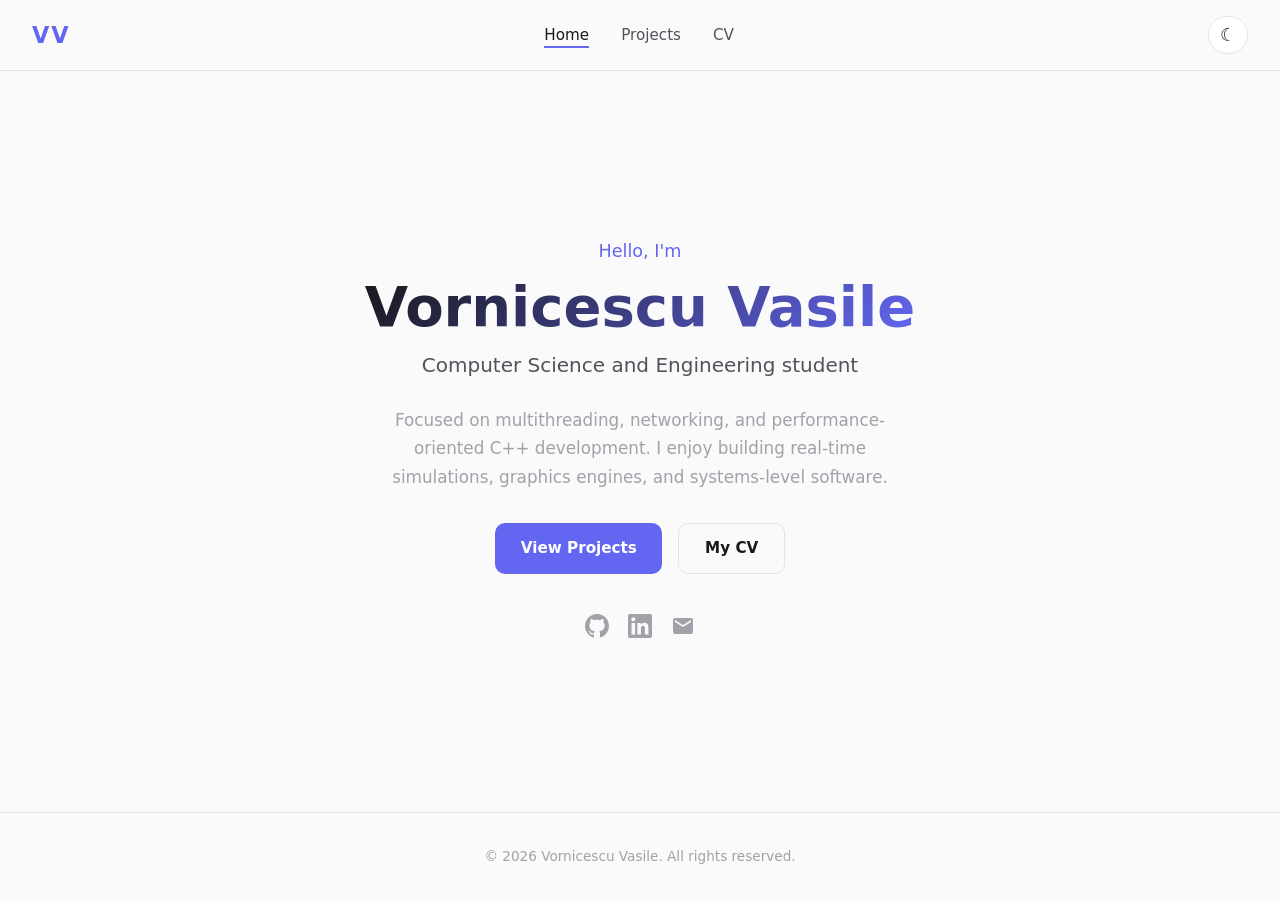
<file: index.html>
<!DOCTYPE html>
<html lang="en" data-theme="dark">
<head>
    <meta charset="UTF-8">
    <meta name="viewport" content="width=device-width, initial-scale=1.0">
    <title>Vornicescu Vasile — Portfolio</title>
    <link rel="stylesheet" href="style.css">
</head>
<body>
    <nav class="navbar">
        <a href="index.html" class="nav-logo">VV</a>
        <ul class="nav-links">
            <li><a href="index.html" class="active">Home</a></li>
            <li><a href="projects.html">Projects</a></li>
            <li><a href="cv.html">CV</a></li>
        </ul>
        <button class="theme-toggle" id="themeToggle" aria-label="Toggle theme">
            <span class="icon-sun">&#9788;</span>
            <span class="icon-moon">&#9790;</span>
        </button>
    </nav>

    <main class="hero">
        <div class="hero-content">
            <p class="hero-greeting">Hello, I'm</p>
            <h1 class="hero-name">Vornicescu Vasile</h1>
            <p class="hero-tagline">Computer Science and Engineering student</p>
            <p class="hero-description">
                Focused on multithreading, networking, and performance-oriented
                C++ development. I enjoy building real-time simulations, graphics
                engines, and systems-level software.
            </p>
            <div class="hero-cta">
                <a href="projects.html" class="btn btn-primary">View Projects</a>
                <a href="cv.html" class="btn btn-secondary">My CV</a>
            </div>
            <div class="social-links">
                <a href="https://github.com/vorni22" target="_blank" rel="noopener" aria-label="GitHub">
                    <svg width="24" height="24" viewBox="0 0 24 24" fill="currentColor">
                        <path d="M12 0C5.37 0 0 5.37 0 12c0 5.31 3.435 9.795 8.205 11.385.6.105.825-.255.825-.57 0-.285-.015-1.23-.015-2.235-3.015.555-3.795-.735-4.035-1.41-.135-.345-.72-1.41-1.23-1.695-.42-.225-1.02-.78-.015-.795.945-.015 1.62.87 1.845 1.23 1.08 1.815 2.805 1.305 3.495.99.105-.78.42-1.305.765-1.605-2.67-.3-5.46-1.335-5.46-5.925 0-1.305.465-2.385 1.23-3.225-.12-.3-.54-1.53.12-3.18 0 0 1.005-.315 3.3 1.23.96-.27 1.98-.405 3-.405s2.04.135 3 .405c2.295-1.56 3.3-1.23 3.3-1.23.66 1.65.24 2.88.12 3.18.765.84 1.23 1.905 1.23 3.225 0 4.605-2.805 5.625-5.475 5.925.435.375.81 1.095.81 2.22 0 1.605-.015 2.895-.015 3.3 0 .315.225.69.825.57A12.02 12.02 0 0024 12c0-6.63-5.37-12-12-12z"/>
                    </svg>
                </a>
                <a href="https://www.linkedin.com/in/vornicescu-vasile-5792b4311/" target="_blank" rel="noopener" aria-label="LinkedIn">
                    <svg width="24" height="24" viewBox="0 0 24 24" fill="currentColor">
                        <path d="M20.447 20.452h-3.554v-5.569c0-1.328-.027-3.037-1.852-3.037-1.853 0-2.136 1.445-2.136 2.939v5.667H9.351V9h3.414v1.561h.046c.477-.9 1.637-1.85 3.37-1.85 3.601 0 4.267 2.37 4.267 5.455v6.286zM5.337 7.433a2.062 2.062 0 01-2.063-2.065 2.064 2.064 0 112.063 2.065zm1.782 13.019H3.555V9h3.564v11.452zM22.225 0H1.771C.792 0 0 .774 0 1.729v20.542C0 23.227.792 24 1.771 24h20.451C23.2 24 24 23.227 24 22.271V1.729C24 .774 23.2 0 22.222 0h.003z"/>
                    </svg>
                </a>
                <a href="mailto:vornicescu22@gmail.com" aria-label="Email">
                    <svg width="24" height="24" viewBox="0 0 24 24" fill="currentColor">
                        <path d="M20 4H4c-1.1 0-2 .9-2 2v12c0 1.1.9 2 2 2h16c1.1 0 2-.9 2-2V6c0-1.1-.9-2-2-2zm0 4l-8 5-8-5V6l8 5 8-5v2z"/>
                    </svg>
                </a>
            </div>
        </div>
    </main>

    <footer class="footer">
        <p>&copy; 2026 Vornicescu Vasile. All rights reserved.</p>
    </footer>

    <script src="main.js"></script>
</body>
</html>
</file>
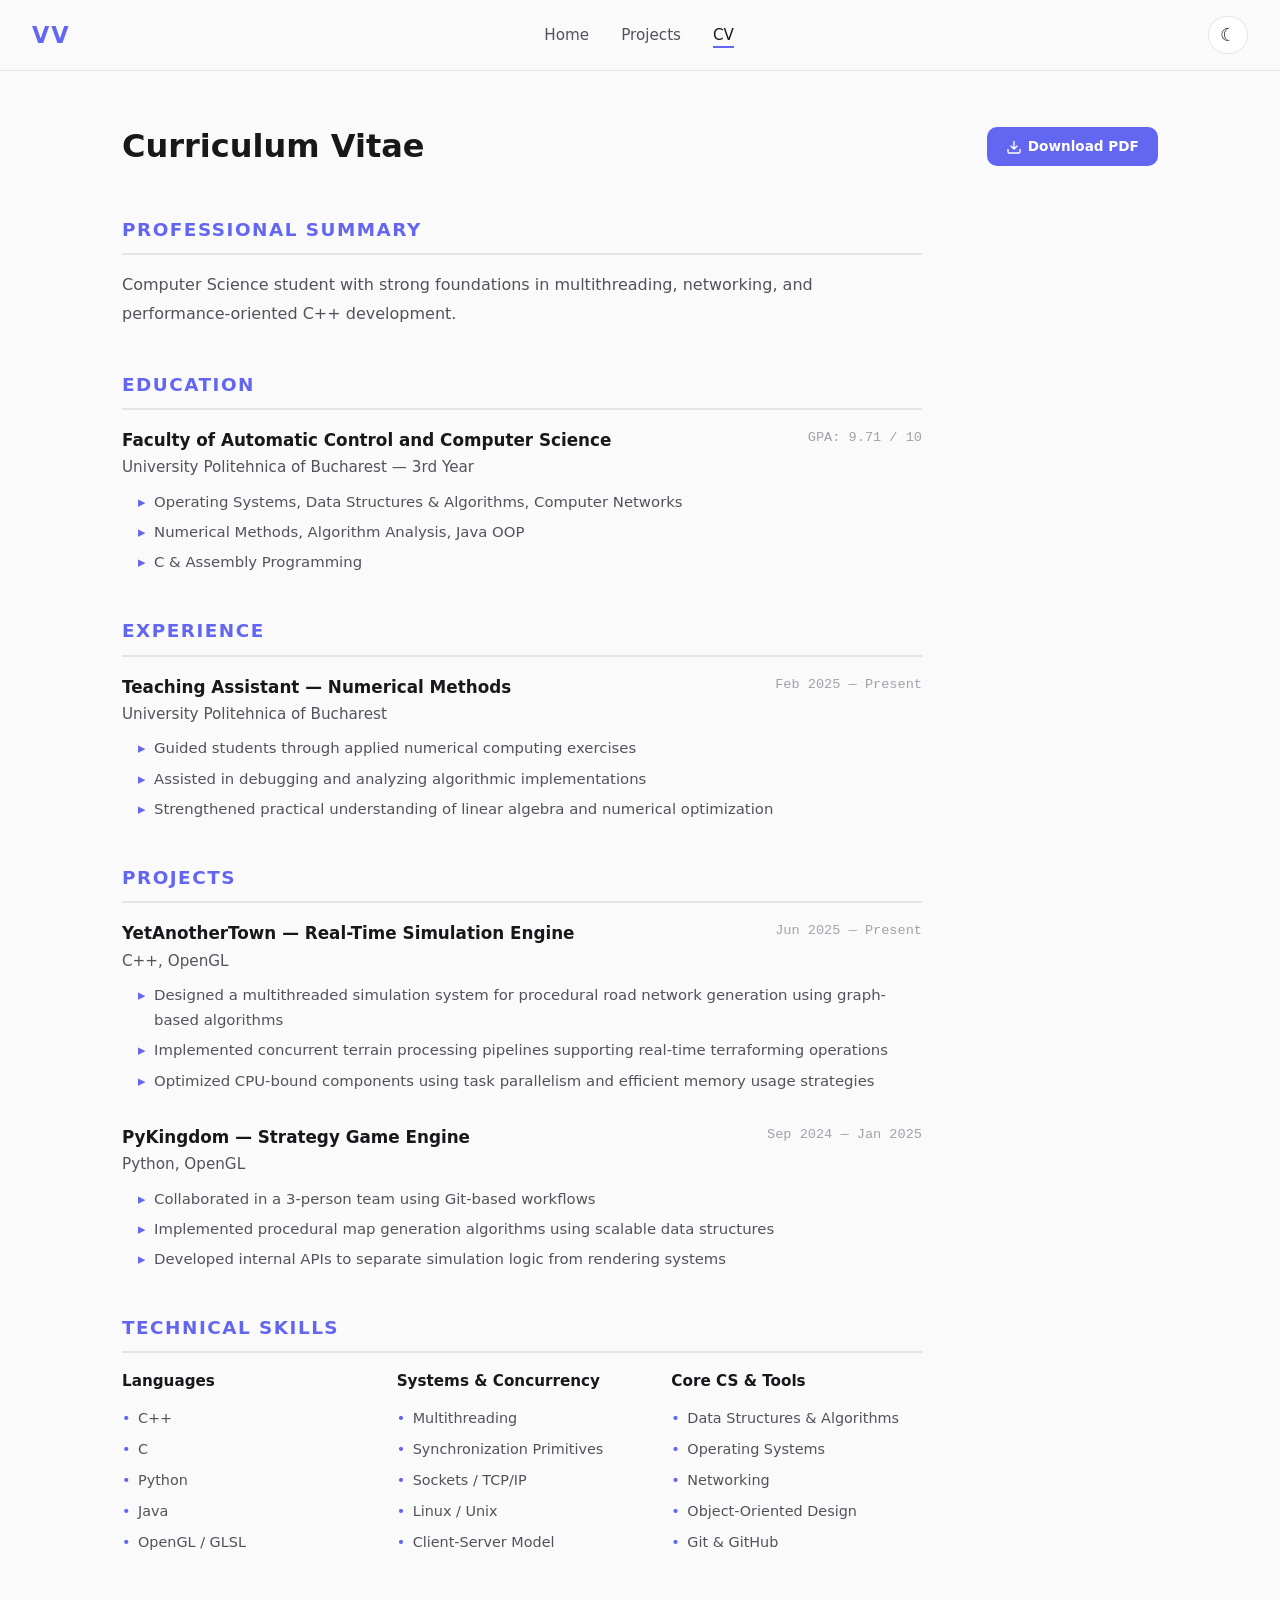
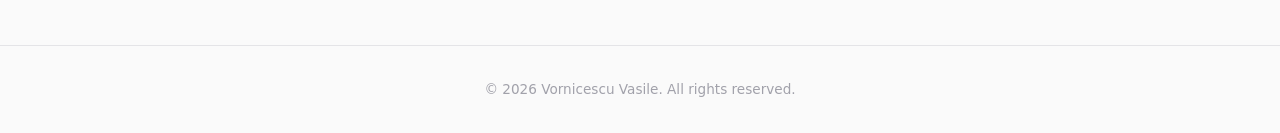
<file: cv.html>
<!DOCTYPE html>
<html lang="en" data-theme="dark">
<head>
    <meta charset="UTF-8">
    <meta name="viewport" content="width=device-width, initial-scale=1.0">
    <title>CV — Vornicescu Vasile</title>
    <link rel="stylesheet" href="style.css">
</head>
<body>
    <nav class="navbar">
        <a href="index.html" class="nav-logo">VV</a>
        <ul class="nav-links">
            <li><a href="index.html">Home</a></li>
            <li><a href="projects.html">Projects</a></li>
            <li><a href="cv.html" class="active">CV</a></li>
        </ul>
        <button class="theme-toggle" id="themeToggle" aria-label="Toggle theme">
            <span class="icon-sun">&#9788;</span>
            <span class="icon-moon">&#9790;</span>
        </button>
    </nav>

    <main class="page-content cv-page">
        <div class="cv-header">
            <h1 class="page-title">Curriculum Vitae</h1>
            <a href="VornicescuVasileCV.pdf" class="btn btn-primary btn-sm" download>
                <svg width="16" height="16" viewBox="0 0 24 24" fill="none" stroke="currentColor" stroke-width="2" style="vertical-align: middle; margin-right: 6px;">
                    <path d="M21 15v4a2 2 0 01-2 2H5a2 2 0 01-2-2v-4M7 10l5 5 5-5M12 15V3"/>
                </svg>
                Download PDF
            </a>
        </div>

        <div class="cv-content">

            <!-- Professional Summary -->
            <section class="cv-section">
                <h2 class="cv-section-title">Professional Summary</h2>
                <div class="cv-section-body">
                    <p>
                        Computer Science student with strong foundations in multithreading,
                        networking, and performance-oriented C++ development.
                    </p>
                </div>
            </section>

            <!-- Education -->
            <section class="cv-section">
                <h2 class="cv-section-title">Education</h2>
                <div class="cv-section-body">
                    <div class="cv-entry">
                        <div class="cv-entry-header">
                            <div>
                                <h3 class="cv-entry-title">Faculty of Automatic Control and Computer Science</h3>
                                <p class="cv-entry-org">University Politehnica of Bucharest — 3rd Year</p>
                            </div>
                            <span class="cv-entry-date">GPA: 9.71 / 10</span>
                        </div>
                        <ul class="cv-entry-details">
                            <li>Operating Systems, Data Structures &amp; Algorithms, Computer Networks</li>
                            <li>Numerical Methods, Algorithm Analysis, Java OOP</li>
                            <li>C &amp; Assembly Programming</li>
                        </ul>
                    </div>
                </div>
            </section>

            <!-- Experience -->
            <section class="cv-section">
                <h2 class="cv-section-title">Experience</h2>
                <div class="cv-section-body">

                    <div class="cv-entry">
                        <div class="cv-entry-header">
                            <div>
                                <h3 class="cv-entry-title">Teaching Assistant — Numerical Methods</h3>
                                <p class="cv-entry-org">University Politehnica of Bucharest</p>
                            </div>
                            <span class="cv-entry-date">Feb 2025 — Present</span>
                        </div>
                        <ul class="cv-entry-details">
                            <li>Guided students through applied numerical computing exercises</li>
                            <li>Assisted in debugging and analyzing algorithmic implementations</li>
                            <li>Strengthened practical understanding of linear algebra and numerical optimization</li>
                        </ul>
                    </div>

                </div>
            </section>

            <!-- Projects -->
            <section class="cv-section">
                <h2 class="cv-section-title">Projects</h2>
                <div class="cv-section-body">

                    <div class="cv-entry">
                        <div class="cv-entry-header">
                            <div>
                                <h3 class="cv-entry-title">YetAnotherTown — Real-Time Simulation Engine</h3>
                                <p class="cv-entry-org">C++, OpenGL</p>
                            </div>
                            <span class="cv-entry-date">Jun 2025 — Present</span>
                        </div>
                        <ul class="cv-entry-details">
                            <li>Designed a multithreaded simulation system for procedural road network generation using graph-based algorithms</li>
                            <li>Implemented concurrent terrain processing pipelines supporting real-time terraforming operations</li>
                            <li>Optimized CPU-bound components using task parallelism and efficient memory usage strategies</li>
                        </ul>
                    </div>

                    <div class="cv-entry">
                        <div class="cv-entry-header">
                            <div>
                                <h3 class="cv-entry-title">PyKingdom — Strategy Game Engine</h3>
                                <p class="cv-entry-org">Python, OpenGL</p>
                            </div>
                            <span class="cv-entry-date">Sep 2024 — Jan 2025</span>
                        </div>
                        <ul class="cv-entry-details">
                            <li>Collaborated in a 3-person team using Git-based workflows</li>
                            <li>Implemented procedural map generation algorithms using scalable data structures</li>
                            <li>Developed internal APIs to separate simulation logic from rendering systems</li>
                        </ul>
                    </div>

                </div>
            </section>

            <!-- Technical Skills -->
            <section class="cv-section">
                <h2 class="cv-section-title">Technical Skills</h2>
                <div class="cv-section-body">
                    <div class="skills-grid">
                        <div class="skill-category">
                            <h3>Languages</h3>
                            <ul class="skill-list">
                                <li>C++</li>
                                <li>C</li>
                                <li>Python</li>
                                <li>Java</li>
                                <li>OpenGL / GLSL</li>
                            </ul>
                        </div>
                        <div class="skill-category">
                            <h3>Systems &amp; Concurrency</h3>
                            <ul class="skill-list">
                                <li>Multithreading</li>
                                <li>Synchronization Primitives</li>
                                <li>Sockets / TCP/IP</li>
                                <li>Linux / Unix</li>
                                <li>Client-Server Model</li>
                            </ul>
                        </div>
                        <div class="skill-category">
                            <h3>Core CS &amp; Tools</h3>
                            <ul class="skill-list">
                                <li>Data Structures &amp; Algorithms</li>
                                <li>Operating Systems</li>
                                <li>Networking</li>
                                <li>Object-Oriented Design</li>
                                <li>Git &amp; GitHub</li>
                            </ul>
                        </div>
                    </div>
                </div>
            </section>

        </div>
    </main>

    <footer class="footer">
        <p>&copy; 2026 Vornicescu Vasile. All rights reserved.</p>
    </footer>

    <script src="main.js"></script>
</body>
</html>
</file>
<file: style.css>
/* ===== CSS Custom Properties (Theme Tokens) ===== */
:root {
    /* Shared */
    --font-sans: 'Segoe UI', system-ui, -apple-system, sans-serif;
    --font-mono: 'Cascadia Code', 'Fira Code', 'Consolas', monospace;
    --max-width: 1100px;
    --radius: 10px;
    --transition: 0.3s ease;
}

/* ---------- Dark Theme (default) ---------- */
[data-theme="dark"] {
    --bg-primary: #0a0a0f;
    --bg-secondary: #12121a;
    --bg-card: #16161f;
    --bg-card-hover: #1e1e2a;
    --text-primary: #e4e4e7;
    --text-secondary: #a1a1aa;
    --text-muted: #71717a;
    --accent: #818cf8;
    --accent-hover: #6366f1;
    --accent-subtle: rgba(129, 140, 248, 0.1);
    --border: #27272a;
    --border-hover: #3f3f46;
    --shadow: 0 4px 24px rgba(0, 0, 0, 0.4);
    --nav-bg: rgba(10, 10, 15, 0.85);
}

/* ---------- Light Theme ---------- */
[data-theme="light"] {
    --bg-primary: #fafafa;
    --bg-secondary: #f4f4f5;
    --bg-card: #ffffff;
    --bg-card-hover: #f9f9fb;
    --text-primary: #18181b;
    --text-secondary: #52525b;
    --text-muted: #a1a1aa;
    --accent: #6366f1;
    --accent-hover: #4f46e5;
    --accent-subtle: rgba(99, 102, 241, 0.08);
    --border: #e4e4e7;
    --border-hover: #d4d4d8;
    --shadow: 0 4px 24px rgba(0, 0, 0, 0.06);
    --nav-bg: rgba(250, 250, 250, 0.85);
}

/* ===== Reset & Base ===== */
*, *::before, *::after {
    margin: 0;
    padding: 0;
    box-sizing: border-box;
}

html {
    scroll-behavior: smooth;
}

body {
    font-family: var(--font-sans);
    background: var(--bg-primary);
    color: var(--text-primary);
    line-height: 1.7;
    transition: background var(--transition), color var(--transition);
    min-height: 100vh;
    display: flex;
    flex-direction: column;
}

a {
    color: var(--accent);
    text-decoration: none;
    transition: color var(--transition);
}

a:hover {
    color: var(--accent-hover);
}

/* ===== Navbar ===== */
.navbar {
    position: sticky;
    top: 0;
    z-index: 100;
    display: flex;
    align-items: center;
    justify-content: space-between;
    padding: 1rem 2rem;
    background: var(--nav-bg);
    backdrop-filter: blur(12px);
    border-bottom: 1px solid var(--border);
    transition: background var(--transition), border-color var(--transition);
}

.nav-logo {
    font-size: 1.4rem;
    font-weight: 700;
    color: var(--accent);
    letter-spacing: 2px;
}

.nav-logo:hover {
    color: var(--accent-hover);
}

.nav-links {
    display: flex;
    list-style: none;
    gap: 2rem;
}

.nav-links a {
    color: var(--text-secondary);
    font-weight: 500;
    font-size: 0.95rem;
    position: relative;
    padding-bottom: 4px;
}

.nav-links a::after {
    content: '';
    position: absolute;
    bottom: 0;
    left: 0;
    width: 0;
    height: 2px;
    background: var(--accent);
    transition: width var(--transition);
}

.nav-links a:hover,
.nav-links a.active {
    color: var(--text-primary);
}

.nav-links a:hover::after,
.nav-links a.active::after {
    width: 100%;
}

/* Theme Toggle */
.theme-toggle {
    background: var(--bg-card);
    border: 1px solid var(--border);
    border-radius: 50px;
    cursor: pointer;
    padding: 0.45rem 0.7rem;
    font-size: 1.15rem;
    color: var(--text-primary);
    transition: background var(--transition), border-color var(--transition);
    display: flex;
    align-items: center;
}

.theme-toggle:hover {
    border-color: var(--accent);
    background: var(--accent-subtle);
}

[data-theme="dark"] .icon-sun { display: inline; }
[data-theme="dark"] .icon-moon { display: none; }
[data-theme="light"] .icon-sun { display: none; }
[data-theme="light"] .icon-moon { display: inline; }

/* ===== Hero Section (Home) ===== */
.hero {
    flex: 1;
    display: flex;
    align-items: center;
    justify-content: center;
    padding: 4rem 2rem;
}

.hero-content {
    max-width: 640px;
    text-align: center;
}

.hero-greeting {
    font-size: 1.1rem;
    color: var(--accent);
    font-weight: 500;
    margin-bottom: 0.5rem;
}

.hero-name {
    font-size: clamp(2.2rem, 5vw, 3.5rem);
    font-weight: 800;
    line-height: 1.15;
    margin-bottom: 0.5rem;
    background: linear-gradient(135deg, var(--text-primary) 0%, var(--accent) 100%);
    -webkit-background-clip: text;
    -webkit-text-fill-color: transparent;
    background-clip: text;
}

.hero-tagline {
    font-size: 1.25rem;
    color: var(--text-secondary);
    margin-bottom: 1.5rem;
}

.hero-description {
    color: var(--text-muted);
    font-size: 1.05rem;
    margin-bottom: 2rem;
    max-width: 500px;
    margin-left: auto;
    margin-right: auto;
}

.hero-cta {
    display: flex;
    gap: 1rem;
    justify-content: center;
    margin-bottom: 2.5rem;
}

/* Buttons */
.btn {
    display: inline-flex;
    align-items: center;
    padding: 0.7rem 1.6rem;
    border-radius: var(--radius);
    font-weight: 600;
    font-size: 0.95rem;
    transition: all var(--transition);
    cursor: pointer;
    border: none;
}

.btn-primary {
    background: var(--accent);
    color: #fff;
}

.btn-primary:hover {
    background: var(--accent-hover);
    color: #fff;
    transform: translateY(-2px);
    box-shadow: 0 4px 16px rgba(99, 102, 241, 0.3);
}

.btn-secondary {
    background: transparent;
    color: var(--text-primary);
    border: 1px solid var(--border);
}

.btn-secondary:hover {
    border-color: var(--accent);
    color: var(--accent);
    transform: translateY(-2px);
}

.btn-sm {
    padding: 0.5rem 1.2rem;
    font-size: 0.85rem;
}

/* Social Links */
.social-links {
    display: flex;
    gap: 1.2rem;
    justify-content: center;
}

.social-links a {
    color: var(--text-muted);
    transition: color var(--transition), transform var(--transition);
}

.social-links a:hover {
    color: var(--accent);
    transform: translateY(-3px);
}

/* ===== Page Content (Projects & CV) ===== */
.page-content {
    flex: 1;
    max-width: var(--max-width);
    margin: 0 auto;
    padding: 3rem 2rem;
    width: 100%;
}

.page-title {
    font-size: 2rem;
    font-weight: 800;
    margin-bottom: 0.5rem;
}

.page-subtitle {
    color: var(--text-muted);
    font-size: 1.05rem;
    margin-bottom: 2.5rem;
}

/* ===== Projects Grid ===== */
.projects-grid {
    display: grid;
    grid-template-columns: repeat(auto-fill, minmax(300px, 1fr));
    gap: 1.5rem;
}

.project-card {
    background: var(--bg-card);
    border: 1px solid var(--border);
    border-radius: var(--radius);
    padding: 1.8rem;
    transition: all var(--transition);
    display: flex;
    flex-direction: column;
}

.project-card:hover {
    background: var(--bg-card-hover);
    border-color: var(--border-hover);
    transform: translateY(-4px);
    box-shadow: var(--shadow);
}

.project-header {
    display: flex;
    justify-content: space-between;
    align-items: flex-start;
    margin-bottom: 1.2rem;
}

.project-icon {
    color: var(--accent);
}

.project-links {
    display: flex;
    gap: 0.8rem;
}

.project-links a {
    color: var(--text-muted);
    transition: color var(--transition);
}

.project-links a:hover {
    color: var(--accent);
}

/* Project Image Carousel */
.project-carousel {
    position: relative;
    width: 100%;
    aspect-ratio: 16 / 9;
    border-radius: 6px;
    overflow: hidden;
    margin-bottom: 1rem;
    background: var(--bg-secondary);
}

.carousel-img {
    position: absolute;
    inset: 0;
    width: 100%;
    height: 100%;
    object-fit: cover;
    opacity: 0;
    transition: opacity 0.6s ease;
}

.carousel-img.active {
    opacity: 1;
}

.carousel-dots {
    position: absolute;
    bottom: 8px;
    left: 50%;
    transform: translateX(-50%);
    display: flex;
    gap: 6px;
}

.carousel-dot {
    width: 8px;
    height: 8px;
    border-radius: 50%;
    background: rgba(255, 255, 255, 0.4);
    border: none;
    padding: 0;
    cursor: pointer;
    transition: background var(--transition), transform var(--transition);
}

.carousel-dot.active {
    background: #fff;
    transform: scale(1.25);
}

.carousel-dot:hover {
    background: rgba(255, 255, 255, 0.8);
}

.project-title {
    font-size: 1.2rem;
    font-weight: 700;
    margin-bottom: 0.6rem;
    color: var(--text-primary);
}

.project-description {
    color: var(--text-secondary);
    font-size: 0.92rem;
    line-height: 1.65;
    flex: 1;
    margin-bottom: 1rem;
}

/* Project Badge */
.project-badge {
    font-size: 0.7rem;
    font-weight: 600;
    text-transform: uppercase;
    letter-spacing: 0.5px;
    background: var(--accent-subtle);
    color: var(--accent);
    padding: 0.15rem 0.5rem;
    border-radius: 50px;
    vertical-align: middle;
    margin-left: 0.4rem;
}

/* Project Contributors */
.project-contributors {
    display: flex;
    align-items: center;
    flex-wrap: wrap;
    gap: 0.3rem;
    margin-bottom: 1rem;
    font-size: 0.82rem;
}

.contributors-label {
    color: var(--text-muted);
    font-weight: 600;
    margin-right: 0.2rem;
}

.project-contributors a {
    color: var(--accent);
    font-weight: 500;
}

.project-contributors a:hover {
    color: var(--accent-hover);
    text-decoration: underline;
}

.contributor-sep {
    color: var(--text-muted);
}

.project-tech {
    display: flex;
    flex-wrap: wrap;
    gap: 0.5rem;
    list-style: none;
}

.project-tech li {
    font-size: 0.78rem;
    font-family: var(--font-mono);
    color: var(--accent);
    background: var(--accent-subtle);
    padding: 0.2rem 0.65rem;
    border-radius: 50px;
}

/* ===== CV Page ===== */
.cv-header {
    display: flex;
    justify-content: space-between;
    align-items: center;
    margin-bottom: 2.5rem;
    flex-wrap: wrap;
    gap: 1rem;
}

.cv-header .page-title {
    margin-bottom: 0;
}

.cv-content {
    max-width: 800px;
}

.cv-section {
    margin-bottom: 2.5rem;
}

.cv-section-title {
    font-size: 1.15rem;
    font-weight: 700;
    text-transform: uppercase;
    letter-spacing: 1.5px;
    color: var(--accent);
    margin-bottom: 1rem;
    padding-bottom: 0.5rem;
    border-bottom: 2px solid var(--border);
}

.cv-section-body p {
    color: var(--text-secondary);
    line-height: 1.8;
}

.cv-entry {
    margin-bottom: 1.8rem;
}

.cv-entry:last-child {
    margin-bottom: 0;
}

.cv-entry-header {
    display: flex;
    justify-content: space-between;
    align-items: flex-start;
    margin-bottom: 0.5rem;
    flex-wrap: wrap;
    gap: 0.5rem;
}

.cv-entry-title {
    font-size: 1.05rem;
    font-weight: 700;
    color: var(--text-primary);
}

.cv-entry-org {
    color: var(--text-secondary);
    font-size: 0.95rem;
}

.cv-entry-date {
    font-size: 0.85rem;
    font-family: var(--font-mono);
    color: var(--text-muted);
    white-space: nowrap;
}

.cv-entry-details {
    list-style: none;
    padding-left: 1rem;
}

.cv-entry-details li {
    color: var(--text-secondary);
    font-size: 0.93rem;
    position: relative;
    padding-left: 1rem;
    margin-bottom: 0.3rem;
}

.cv-entry-details li::before {
    content: '▸';
    position: absolute;
    left: 0;
    color: var(--accent);
}

/* Skills Grid */
.skills-grid {
    display: grid;
    grid-template-columns: repeat(auto-fill, minmax(200px, 1fr));
    gap: 1.5rem;
}

.skill-category h3 {
    font-size: 0.95rem;
    font-weight: 600;
    color: var(--text-primary);
    margin-bottom: 0.5rem;
}

.skill-list {
    list-style: none;
}

.skill-list li {
    color: var(--text-secondary);
    font-size: 0.9rem;
    padding: 0.2rem 0;
    position: relative;
    padding-left: 1rem;
}

.skill-list li::before {
    content: '•';
    position: absolute;
    left: 0;
    color: var(--accent);
}

/* ===== Footer ===== */
.footer {
    text-align: center;
    padding: 2rem;
    border-top: 1px solid var(--border);
    color: var(--text-muted);
    font-size: 0.85rem;
    transition: border-color var(--transition);
}

/* ===== Animations ===== */
@keyframes fadeInUp {
    from {
        opacity: 0;
        transform: translateY(20px);
    }
    to {
        opacity: 1;
        transform: translateY(0);
    }
}

.hero-content {
    animation: fadeInUp 0.6s ease-out;
}

.project-card {
    animation: fadeInUp 0.5s ease-out both;
}

.project-card:nth-child(1) { animation-delay: 0.1s; }
.project-card:nth-child(2) { animation-delay: 0.2s; }
.project-card:nth-child(3) { animation-delay: 0.3s; }
.project-card:nth-child(4) { animation-delay: 0.4s; }
.project-card:nth-child(5) { animation-delay: 0.5s; }

.cv-section {
    animation: fadeInUp 0.5s ease-out both;
}

.cv-section:nth-child(1) { animation-delay: 0.1s; }
.cv-section:nth-child(2) { animation-delay: 0.15s; }
.cv-section:nth-child(3) { animation-delay: 0.2s; }
.cv-section:nth-child(4) { animation-delay: 0.25s; }
.cv-section:nth-child(5) { animation-delay: 0.3s; }

/* ===== Responsive ===== */
@media (max-width: 768px) {
    .navbar {
        padding: 0.8rem 1.2rem;
    }

    .nav-links {
        gap: 1.2rem;
    }

    .nav-links a {
        font-size: 0.85rem;
    }

    .hero {
        padding: 3rem 1.5rem;
    }

    .hero-cta {
        flex-direction: column;
        align-items: center;
    }

    .page-content {
        padding: 2rem 1.2rem;
    }

    .projects-grid {
        grid-template-columns: 1fr;
    }

    .cv-entry-header {
        flex-direction: column;
    }

    .skills-grid {
        grid-template-columns: 1fr 1fr;
    }

    .cv-header {
        flex-direction: column;
        align-items: flex-start;
    }
}

@media (max-width: 480px) {
    .nav-links {
        gap: 0.8rem;
    }

    .skills-grid {
        grid-template-columns: 1fr;
    }
}
</file>
